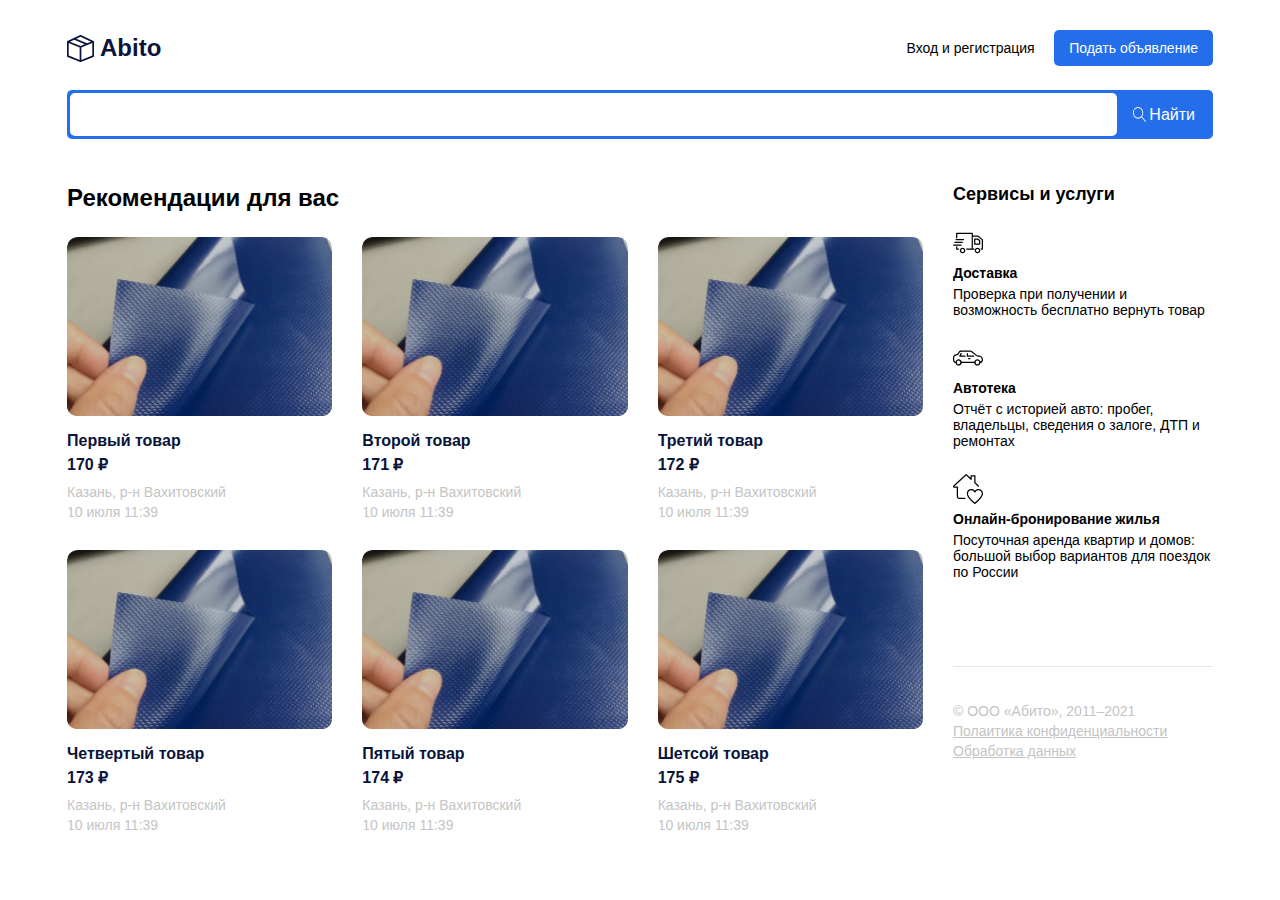
<file: index.html>
<!DOCTYPE html>
<html lang="en">

<head>
    <meta charset="UTF-8">
    <meta name="viewport" content="width=device-width, initial-scale=1.0">
    <link rel="stylesheet" href="style.css">
    <script src="./script.js" defer></script>
    <title>Abito</title>
</head>

<body>
    <header class="header">
        <div class="container">
            <div class="header-box">
                <a href="/" class="header-logo">
                    <img src="./image/logo.svg" alt="logo">
                    <span>Abito</span>
                </a>
                <div class="header-controls">
                    <button class="btn btn-outline">Вход и регистрация</button>
                    <button class="btn btn-primary">Подать объявление</button>
                </div>

                <div class="header-burger">
                    <img src="./image/burger.svg" alt="burger">
                </div>
            </div>
        </div>
    </header>

    <main>
        <section class="search">
            <div class="container">
                <div class="search-box">
                    <input type="text">
                    <button class="btn btn-primary search-btn">
                        <img class="search-btn_icon" src="./image/search.svg" alt="search">
                        <span class="search-btn_text">Найти</span>
                    </button>
                </div>
            </div>
        </section>
        <section class="content">
            <div class="container">
                <div class="content-box">
                    <div class="content-main">
                        <h2 class="content-main__title">
                            Рекомендации для вас
                        </h2>

                        <div class="content-main__list">
                            <!-- <a href="./product.html" class="content-main__list-item">
                                <div class="content-main__list-item--img">
                                    <img src="./image/cart-img.png" alt="cart-img">
                                </div>
                                <h5 class="content-main__list-item--title">
                                    Пвх материал 2й сорт
                                </h5>
                                <strong class="content-main__list-item--price">170 ₽
                                </strong>

                                <div class="content-main__list-item--desc-box">
                                    <span class="content-main__list-item--desc">
                                        Казань, р-н Вахитовский
                                    </span>
                                    <span class="content-main__list-item--desc">
                                        10 июля 11:39
                                    </span>
                                </div>
                            </a>

                            <a href="./product.html" class="content-main__list-item">
                                <div class="content-main__list-item--img">
                                    <img src="./image/cart-img.png" alt="cart-img">
                                </div>
                                <h5 class="content-main__list-item--title">
                                    Пвх материал 2й сорт
                                </h5>
                                <strong class="content-main__list-item--price">170 ₽
                                </strong>

                                <div class="content-main__list-item--desc-box">
                                    <span class="content-main__list-item--desc">
                                        Казань, р-н Вахитовский
                                    </span>
                                    <span class="content-main__list-item--desc">
                                        10 июля 11:39
                                    </span>
                                </div>
                            </a>

                            <a href="./product.html" class="content-main__list-item">
                                <div class="content-main__list-item--img">
                                    <img src="./image/cart-img.png" alt="cart-img">
                                </div>
                                <h5 class="content-main__list-item--title">
                                    Пвх материал 2й сорт
                                </h5>
                                <strong class="content-main__list-item--price">170 ₽
                                </strong>

                                <div class="content-main__list-item--desc-box">
                                    <span class="content-main__list-item--desc">
                                        Казань, р-н Вахитовский
                                    </span>
                                    <span class="content-main__list-item--desc">
                                        10 июля 11:39
                                    </span>
                                </div>
                            </a>

                            <a href="./product.html" class="content-main__list-item">
                                <div class="content-main__list-item--img">
                                    <img src="./image/cart-img.png" alt="cart-img">
                                </div>
                                <h5 class="content-main__list-item--title">
                                    Пвх материал 2й сорт
                                </h5>
                                <strong class="content-main__list-item--price">170 ₽
                                </strong>

                                <div class="content-main__list-item--desc-box">
                                    <span class="content-main__list-item--desc">
                                        Казань, р-н Вахитовский
                                    </span>
                                    <span class="content-main__list-item--desc">
                                        10 июля 11:39
                                    </span>
                                </div>
                            </a>

                            <a href="./product.html" class="content-main__list-item">
                                <div class="content-main__list-item--img">
                                    <img src="./image/cart-img.png" alt="cart-img">
                                </div>
                                <h5 class="content-main__list-item--title">
                                    Пвх материал 2й сорт
                                </h5>
                                <strong class="content-main__list-item--price">170 ₽
                                </strong>

                                <div class="content-main__list-item--desc-box">
                                    <span class="content-main__list-item--desc">
                                        Казань, р-н Вахитовский
                                    </span>
                                    <span class="content-main__list-item--desc">
                                        10 июля 11:39
                                    </span>
                                </div>
                            </a>

                            <a href="./product.html" class="content-main__list-item">
                                <div class="content-main__list-item--img">
                                    <img src="./image/cart-img.png" alt="cart-img">
                                </div>
                                <h5 class="content-main__list-item--title">
                                    Пвх материал 2й сорт
                                </h5>
                                <strong class="content-main__list-item--price">170 ₽
                                </strong>

                                <div class="content-main__list-item--desc-box">
                                    <span class="content-main__list-item--desc">
                                        Казань, р-н Вахитовский
                                    </span>
                                    <span class="content-main__list-item--desc">
                                        10 июля 11:39
                                    </span>
                                </div>
                            </a>
                             -->
                        </div>
                    </div>
                    <div class="content-side">
                        <h3 class="content-side__title">
                            Сервисы и услуги
                        </h3>

                        <div class="content-side__box">
                            <div class="content-side__list">
                                <div class="content-side__list-item">
                                    <img class="content-side__list-item--img" src="./image/side-info-1.svg"
                                        alt="side-info-1">
                                    <h5 class="content-side__list-item--title">Доставка</h5>
                                    <p class="content-side__list-item--text">Проверка при получении и возможность
                                        бесплатно вернуть товар</p>
                                </div>

                                <div class="content-side__list-item">
                                    <img class="content-side__list-item--img" src="./image/side-info-2.svg"
                                        alt="side-info-2">
                                    <h5 class="content-side__list-item--title">Автотека</h5>
                                    <p class="content-side__list-item--text">Отчёт с историей авто: пробег, владельцы,
                                        сведения о залоге, ДТП и ремонтах</p>
                                </div>

                                <div class="content-side__list-item">
                                    <img class="content-side__list-item--img" src="./image/side-info-3.svg"
                                        alt="side-info-3">
                                    <h5 class="content-side__list-item--title">Онлайн-бронирование жилья</h5>
                                    <p class="content-side__list-item--text">Посуточная аренда квартир и домов: большой
                                        выбор вариантов для поездок по России</p>
                                </div>
                                <div class="content-side__list-item"></div>
                                <div class="content-side__list-item"></div>
                            </div>

                            <div class="content-side__footer">
                                <p class="content-side__footer--item">
                                    © ООО «Абито», 2011–2021
                                </p>
                                <a href="#" class="content-side__footer--item">
                                    Полaитика конфиденциальности
                                </a>
                                <a href="#" class="content-side__footer--item">
                                    Обработка данных
                                </a>
                            </div>
                        </div>
                    </div>
                </div>
            </div>
        </section>
    </main>

</body>

</html>
</file>
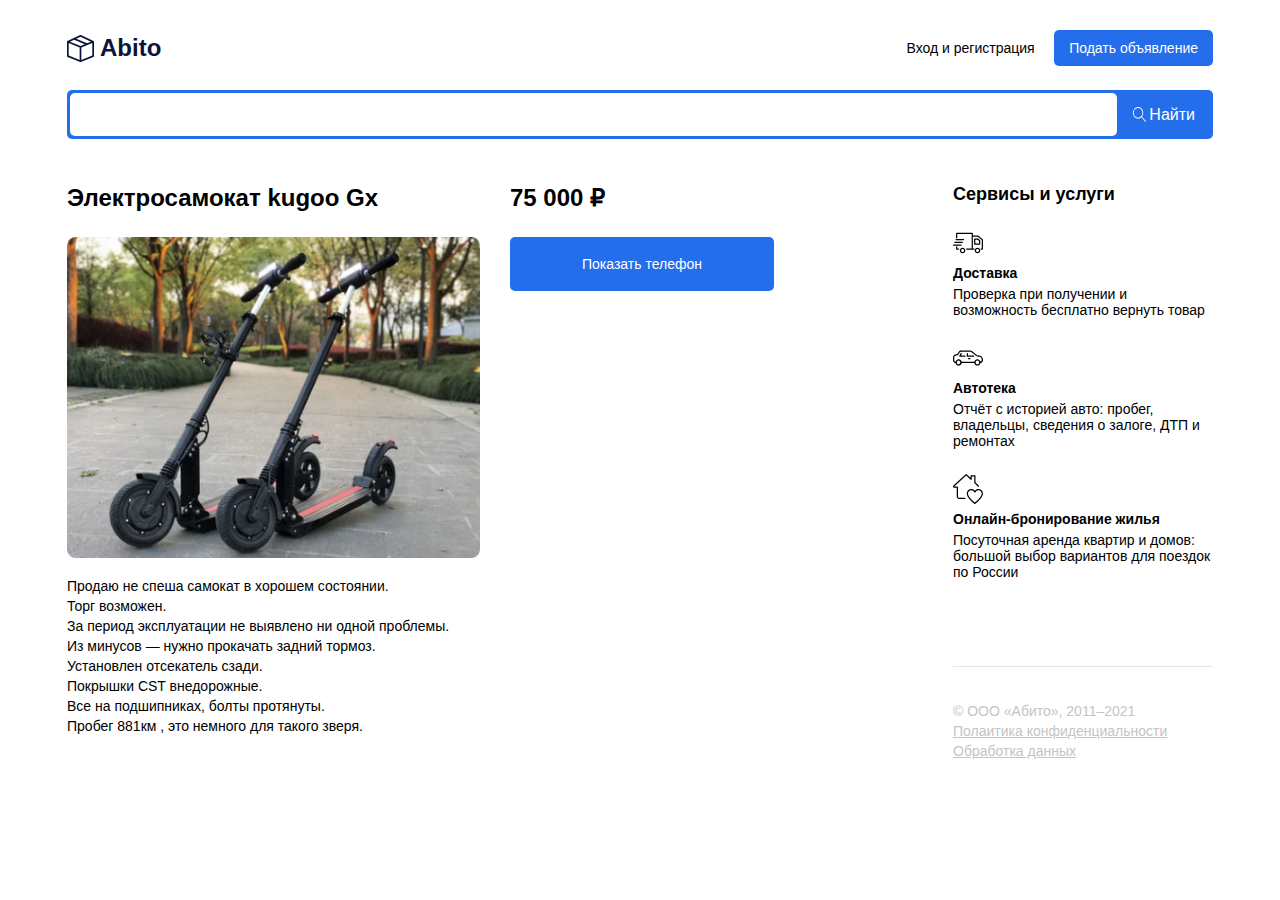
<file: product.html>
<!DOCTYPE html>
<html lang="en">

<head>
    <meta charset="UTF-8">
    <meta name="viewport" content="width=device-width, initial-scale=1.0">
    <link rel="stylesheet" href="style.css">
    <title>Abito</title>
</head>

<body>
    <header class="header">
        <div class="container">
            <div class="header-box">
                <a href="/" class="header-logo">
                    <img src="./image/logo.svg" alt="logo">
                    <span>Abito</span>
                </a>
                <div class="header-controls">
                    <button class="btn btn-outline">Вход и регистрация</button>
                    <button class="btn btn-primary">Подать объявление</button>
                </div>

                <div class="header-burger">
                    <img src="./image/burger.svg" alt="burger">
                </div>
            </div>
        </div>
    </header>

    <main>
        <section class="search">
            <div class="container">
                <div class="search-box">
                    <input type="text">
                    <button class="btn btn-primary search-btn">
                        <img class="search-btn_icon" src="./image/search.svg" alt="search">
                        <span class="search-btn_text">Найти</span>
                    </button>
                </div>
            </div>
        </section>
        <section class="content">
            <div class="container">
                <div class="content-box">
                    <div class="content-product">

                        <div class="content-product__left">
                            <h2 class="content-product__title">Электросамокат kugoo Gx</h2>
                            <img src="./image/product-img.jpg" alt="product-img" class="content-product__img">
                            <p class="content-product__text">
                                Продаю не спеша самокат в хорошем состоянии. <br>
                                Торг возможен.<br>
                                За период эксплуатации не выявлено ни одной проблемы.<br>
                                Из минусов — нужно прокачать задний тормоз.<br>
                                Установлен отсекатель сзади.<br>
                                Покрышки CST внедорожные.<br>
                                Все на подшипниках, болты протянуты.<br>
                                Пробег 881км , это немного для такого зверя.<br>
                            </p>
                        </div>

                        <div class="content-product__right">
                            <h2 class="content-product__price">75 000 ₽</h2>
                            <button class="btn btn-primary btn-large">Показать телефон</button>
                        </div>


                    </div>
                    <div class="content-side">
                        <h3 class="content-side__title">
                            Сервисы и услуги
                        </h3>

                        <div class="content-side__box">
                            <div class="content-side__list">
                                <div class="content-side__list-item">
                                    <img class="content-side__list-item--img" src="./image/side-info-1.svg"
                                        alt="side-info-1">
                                    <h5 class="content-side__list-item--title">Доставка</h5>
                                    <p class="content-side__list-item--text">Проверка при получении и возможность
                                        бесплатно вернуть товар</p>
                                </div>

                                <div class="content-side__list-item">
                                    <img class="content-side__list-item--img" src="./image/side-info-2.svg"
                                        alt="side-info-2">
                                    <h5 class="content-side__list-item--title">Автотека</h5>
                                    <p class="content-side__list-item--text">Отчёт с историей авто: пробег, владельцы,
                                        сведения о залоге, ДТП и ремонтах</p>
                                </div>

                                <div class="content-side__list-item">
                                    <img class="content-side__list-item--img" src="./image/side-info-3.svg"
                                        alt="side-info-3">
                                    <h5 class="content-side__list-item--title">Онлайн-бронирование жилья</h5>
                                    <p class="content-side__list-item--text">Посуточная аренда квартир и домов: большой
                                        выбор вариантов для поездок по России</p>
                                </div>
                                <div class="content-side__list-item"></div>
                                <div class="content-side__list-item"></div>
                            </div>

                            <div class="content-side__footer">
                                <p class="content-side__footer--item">
                                    © ООО «Абито», 2011–2021
                                </p>
                                <a href="#" class="content-side__footer--item">
                                    Полaитика конфиденциальности
                                </a>
                                <a href="#" class="content-side__footer--item">
                                    Обработка данных
                                </a>
                            </div>
                        </div>
                    </div>
                </div>
            </div>
        </section>
    </main>

</body>

</html>
</file>
<file: style.css>
* {
    box-sizing: border-box;
}

body {
    margin: 0;
    font-family: sans-serif;
}

.container {
    width: 100%;
    max-width: 1170px;
    padding: 0px 12px;
    margin: 0 auto;
}

.btn {
    line-height: 16px;
    font-size: 14px;
    font-weight: 400;
    padding: 10px 15px;
    border-radius: 5px;
    border: none;
    cursor: pointer;
}

.btn-outline {
    background-color: transparent;
}

.btn-primary {
    color: rgba(255, 255, 255, 1);
    background: rgba(37, 110, 235, 1);
}



.header {
    padding-top: 30px;
    padding-bottom: 24px;
}

.header-box {
    display: flex;
    justify-content: space-between;
    align-items: center;
}

.header-logo {
    display: flex;
    justify-content: flex-start;
    align-items: center;
    text-decoration: none;
}

.header-logo span {
    line-height: 28px;
    font-size: 24px;
    font-weight: 700;
    margin-left: 6px;
    color: rgb(10, 20, 58);
}

.header-burger {
    width: 30px;
    height: 19px;
    display: none;
}

.search {
    margin-bottom: 45px;
}

.search-box {
    width: 100%;
    border-radius: 5px;
    background-color: rgba(37, 110, 235, 1);
    padding: 3px;
    display: flex;
    align-items: center;
    justify-content: flex-start;
}

.search-box input {
    flex-grow: 1;
    padding: 14px 22px;
    border-radius: 5px;
    outline: none;
    border: none;
    min-width: 0;
}

.search-btn {
    display: flex;
    align-items: center;
}

.search-btn .search-btn_icon {
    width: 15px;
    height: 15px;
}

.search-btn .search-btn_text {
    margin-left: 2px;
    font-size: 16px;
    line-height: 19px;
}

.content {
    padding-bottom: 50px;
}

.content-box {
    display: flex;
    justify-content: space-between;
    align-items: flex-start;
    gap: 30px;
}

.content-main {
    flex-grow: 1;
}

.content-side {
    width: 260px;
    min-width: 260px;
}

.content-main__title {
    font-size: 24px;
    line-height: 28px;
    margin-top: 0;
    margin-bottom: 25px;
}

.content-main__list {
    display: flex;
    justify-content: space-between;
    flex-wrap: wrap;
    row-gap: 30px;
}

.content-main__list-item {
    width: calc((100% - 60px)/ 3);
    display: flex;
    flex-direction: column;
    align-items: flex-start;
    border-radius: 10px;
    overflow: hidden;
    text-decoration: none;
}

.content-main__list-item--img {
    width: 100%;
    display: flex;
}

.content-main__list-item--img img {
    width: 100%;
}

.content-main__list-item--title {
    margin-top: 15px;
    margin-bottom: 5px;
    font-size: 16px;
    line-height: 19px;
    color: rgba(10, 20, 58, 1);
}

.content-main__list-item:hover .content-main__list-item--title {
    color: rgba(37, 110, 235, 1);
}

.content-main__list-item--price {
    font-size: 16px;
    line-height: 19px;
    margin-bottom: 10px;
    color: rgba(10, 20, 58, 1);
}

.content-main__list-item--desc-box {
    display: flex;
    flex-direction: column;
    row-gap: 4px;
}

.content-main__list-item--desc {
    font-size: 14px;
    line-height: 16px;
    color: rgba(196, 196, 196, 1);
}

.content-side__title {
    font-size: 18px;
    line-height: 21px;
    margin-top: 0;
    margin-bottom: 23px;
}

.content-side__list {
    display: flex;
    flex-direction: column;
    justify-content: space-between;
    height: 100%;
    gap: 25px;
    border-bottom: 1px solid rgba(229, 229, 229, 1);
    padding-bottom: 36px;
    margin-bottom: 36px;
}

.content-side__list-item {
    display: flex;
    flex-direction: column;
    align-items: flex-start;
}

.content-side__list-item--title {
    margin-top: 7px;
    margin-bottom: 5px;
    font-size: 14px;
    line-height: 16px;
}

.content-side__list-item--text {
    font-size: 14px;
    line-height: 16px;
    margin: 0;

}

.content-side__footer {
    display: flex;
    flex-direction: column;
    gap: 4px;
}

.content-side__footer--item {
    color: rgba(196, 196, 196, 1);
    margin: 0;
    font-size: 14px;
    line-height: 16px;
}

.content-product {
    display: flex;
    flex-grow: 1;
    gap: 30px;
}

.content-product__left {
    flex-basis: 50%;

}

.content-product__right {
    flex-basis: 50%;

}

.content-product__title, .content-product__price {
    font-size: 24px;
    line-height: 28px;
    margin-top: 0;
    margin-bottom: 25px;
}

.content-product__img {
    width: 100%;
}

.content-product__text {
    font-size: 14px;
    line-height: 20px;
}

.btn-large {
    font-size: 14px;
    font-weight: 400;
    line-height: 16px;
    min-width: 264px;
    height: 54px;
}


@media (max-width: 1200px) {
    .container {
        max-width: 930px;
    }

    .content-main__list-item {
        width: calc((100% - 30px)/ 2);
    }
}

@media (max-width: 991px) {
    .container {
        max-width: 730px;
    }

    .content-box {
        flex-direction: column;
    }

    .content-main {
        width: 100%;
    }

    .content-side {
        width: 100%;
        min-width: none;
    }

    .content-product {
        flex-direction: column;
        width: 100%;
    }

    .content-product__left {
        flex-basis: 100%;
        width: 100%;
    }

    .content-product__right {
        flex-basis: 100%;
        width: 100%;
    }


}

@media (max-width: 786px) {
    .container {
        max-width: 100%;
    }

    .header-burger {
        width: 30px;
        height: 19px;
        display: block;
    }

    .header-controls {
        display: none;
    }

    .search-btn .search-btn_text {
        display: none;
    }

    @media (max-width: 480px) {
        .content-main__list-item {
            width: 100%;
        }

        .btn-large {
            min-width: auto;
            width: 100%;
        }
    }


}
</file>
